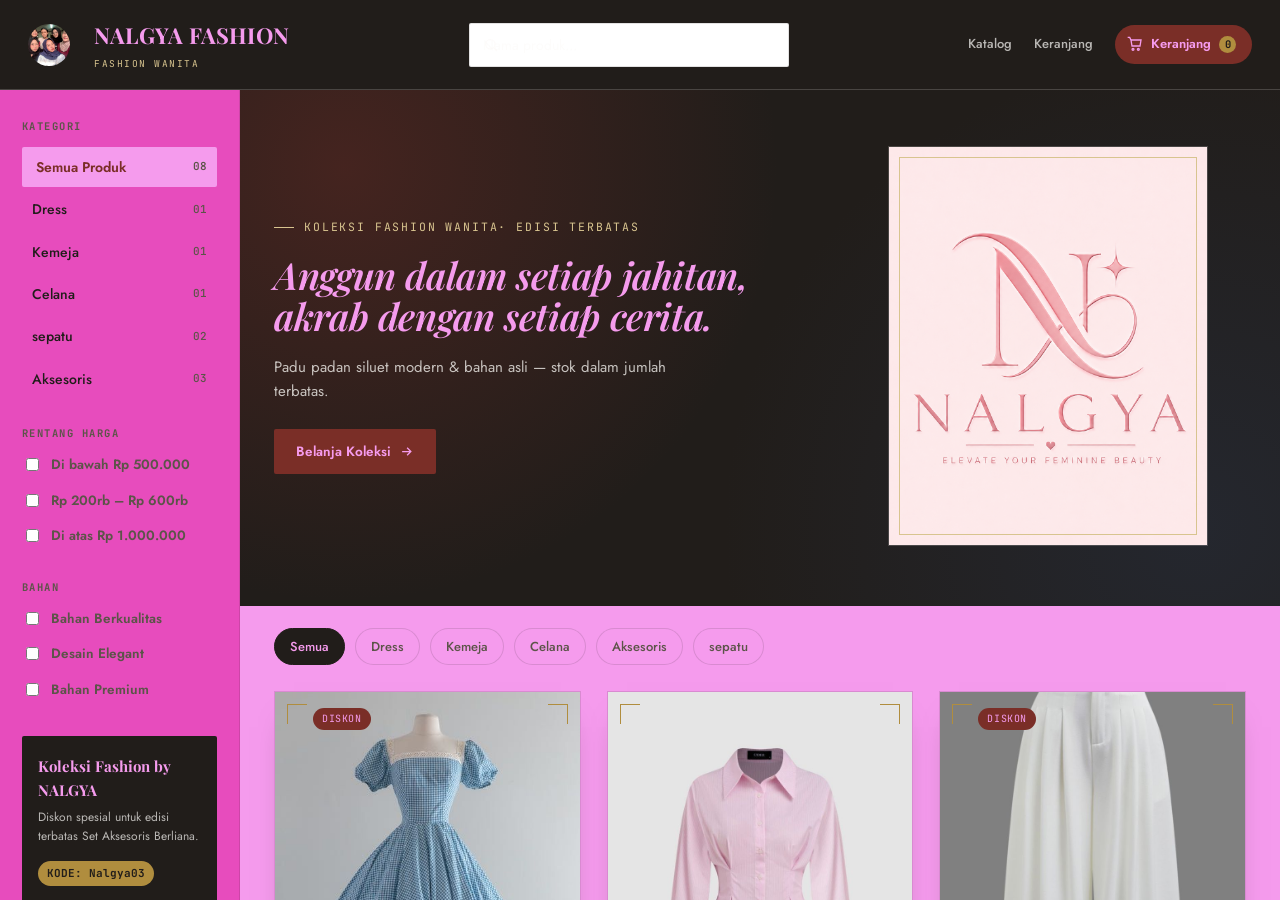
<file: index.html>
<!DOCTYPE html>
<html lang="id">
<head>
<meta charset="UTF-8">
<title>NALGYA FASHION — Fashion Wanita Kontemporer</title>
</head>
<!--
  Struktur halaman ini sengaja memakai tag <frameset>/<frame> klasik HTML,
  sesuai contoh "FRAME pada HTML": satu frame atas (header), lalu bersarang
  dua frame di bawahnya (sidebar kategori + konten katalog).
-->
<frameset rows="90,*" border="0" frameborder="0" framespacing="0">
  <frame src="topbar.html" name="topFrame" scrolling="no" noresize marginwidth="0" marginheight="0">
  <frameset cols="240,*" border="0" frameborder="0" framespacing="0">
    <frame src="sidebar.html" name="sideFrame" scrolling="auto" marginwidth="0" marginheight="0">
    <frame src="catalog.html" name="mainFrame" scrolling="auto" marginwidth="0" marginheight="0">
  </frameset>
</frameset>

<noframes>
  <body>
    <div style="min-height:100vh; display:flex; align-items:center; justify-content:center; text-align:center; font-family:sans-serif; padding:40px;">
      <div style="max-width:420px;">
        <h2>NALGYA FASHION</h2>
        <p>Browser kamu tidak mendukung tampilan frame. Silakan buka katalog langsung.</p>
        <a href="catalog.html" style="display:inline-block; background:#211d1a; color:#fff; padding:12px 22px; text-decoration:none;">Buka Katalog</a>
      </div>
    </div>
  </body>
</noframes>
</html>
</file>
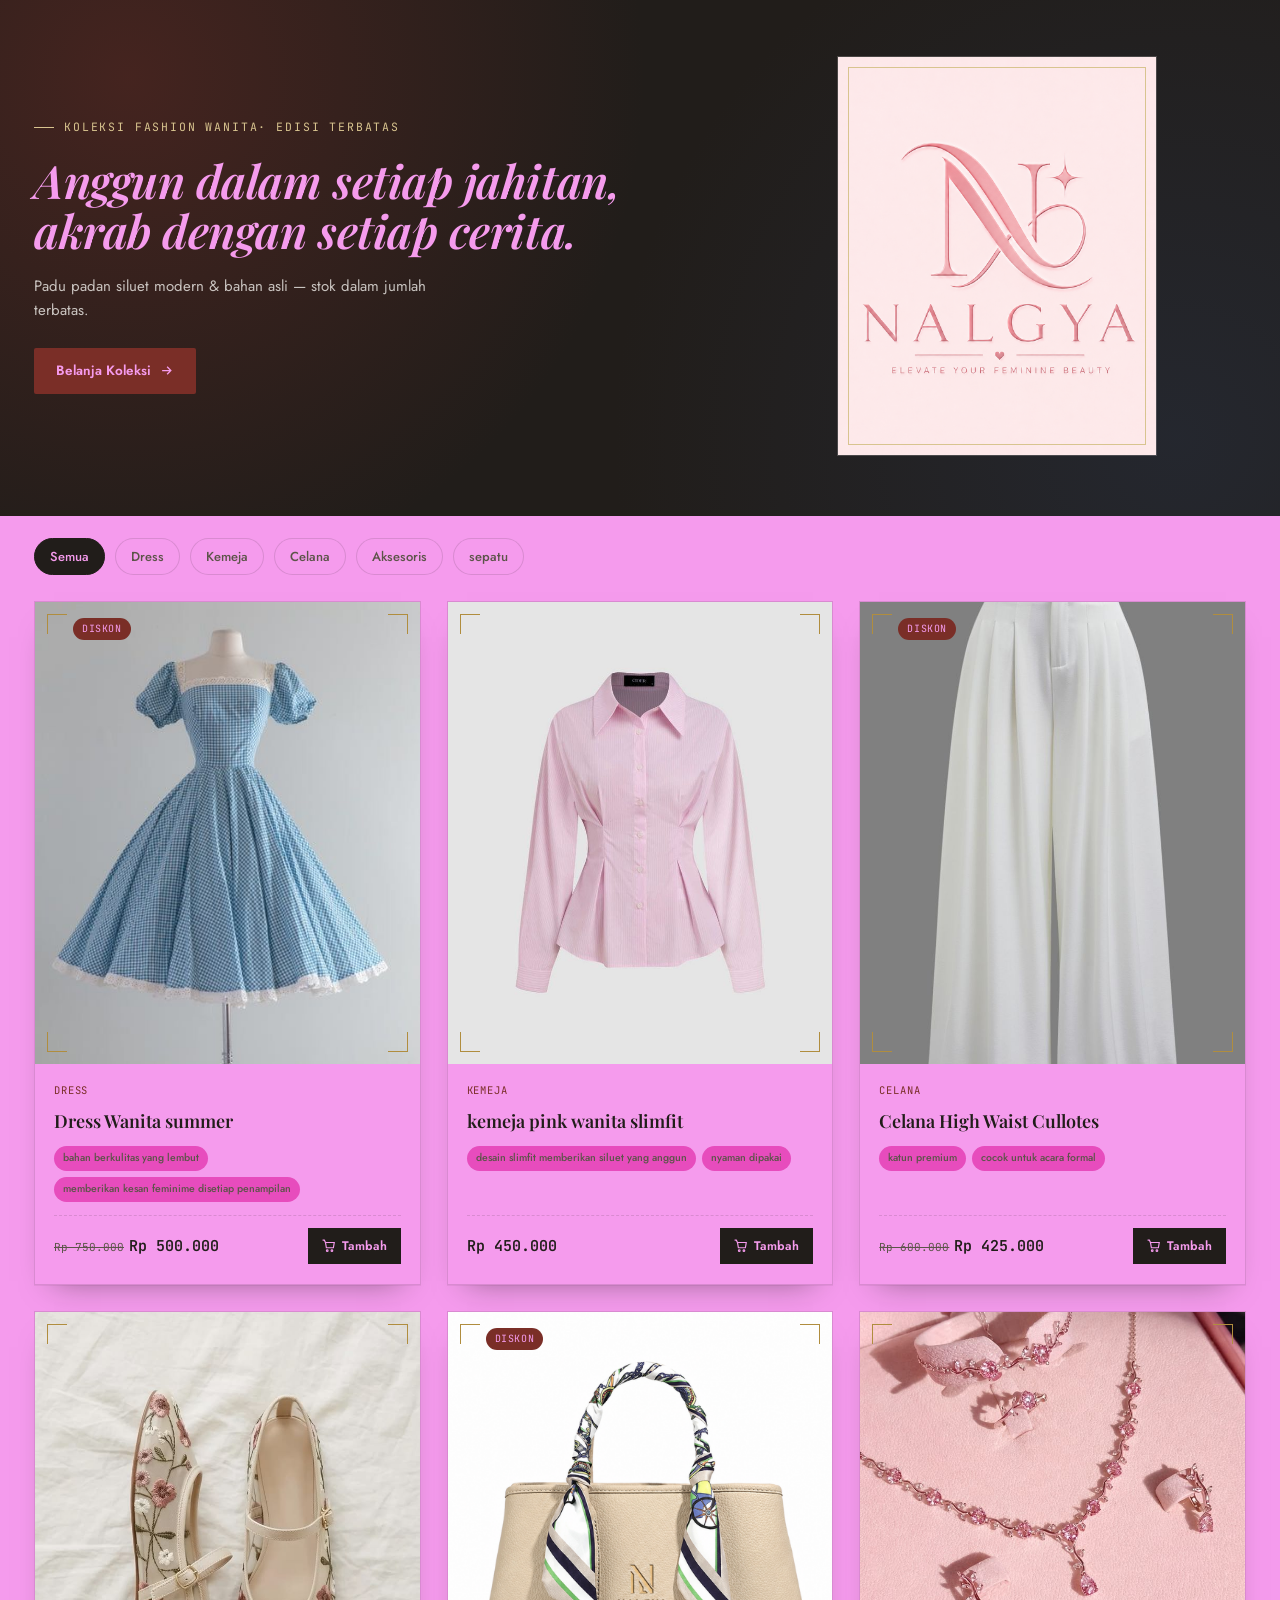
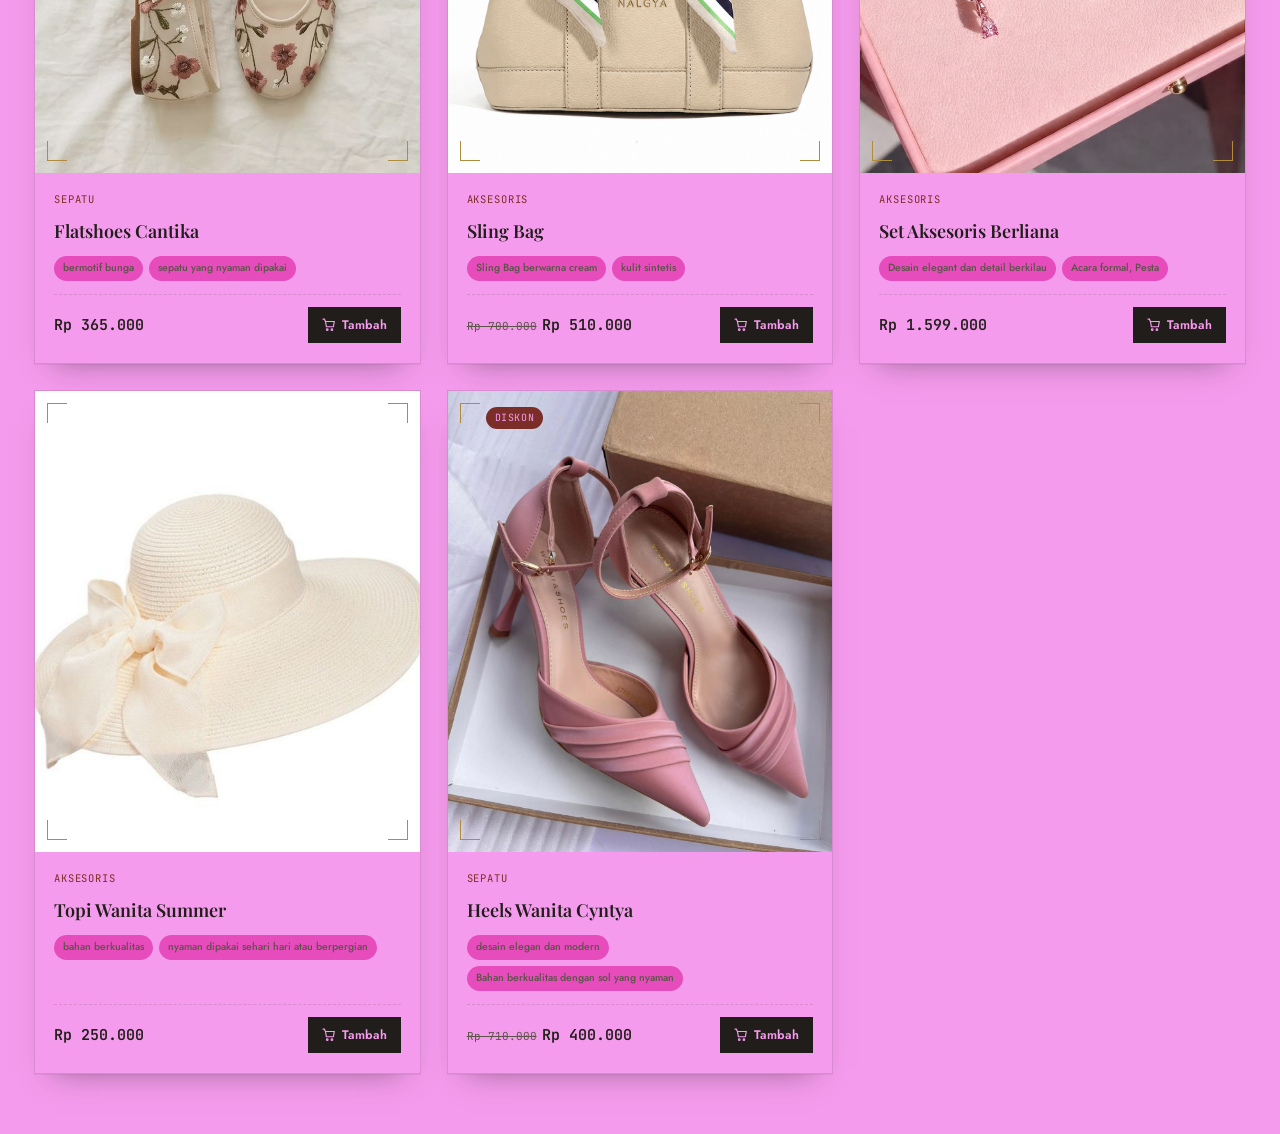
<file: catalog.html>
<!DOCTYPE html>
<html lang="id">
<head>
<meta charset="UTF-8">
<meta name="viewport" content="width=device-width, initial-scale=1.0">
<title>Katalog</title>
<link rel="stylesheet" href="style.css">
</head>
<body class="frame-doc">

<section class="catalog-hero">
  <div class="catalog-hero__grid">
    <div>
      <span class="eyebrow">Koleksi Fashion Wanita· Edisi Terbatas</span>
      <h1>Anggun dalam setiap jahitan, akrab dengan setiap cerita.</h1>
      <p>Padu padan siluet modern &amp; bahan asli — stok dalam jumlah terbatas.</p>
      <a href="#produk" class="hero-cta">
        Belanja Koleksi
        <svg width="15" height="15" viewBox="0 0 24 24" fill="none" stroke="currentColor" stroke-width="2"><path d="M5 12h14M13 6l6 6-6 6"/></svg>
      </a>
    </div>
    <div>
      <div class="hero-photo">
        <img src="NALGYA/logo.png" alt="Model mengenakan koleksi Fashion NALGYA" loading="lazy">
      </div>
    </div>
  </div>
</section>

<div class="filters" id="produk">
  <button class="chip active" data-filter="Semua">Semua</button>
  <button class="chip" data-filter="Dress">Dress</button>
  <button class="chip" data-filter="Kemeja">Kemeja</button>
  <button class="chip" data-filter="Celana">Celana</button>
  <button class="chip" data-filter="Aksesoris">Aksesoris</button>
  <button class="chip" data-filter="sepatu">sepatu</button>
</div>

<ul class="grid" id="productGrid">

  <li class="card" data-cat="Dress" data-id="Dress" data-name="Dress Wanita summer" data-price="500000" data-img="NALGYA/dress.jpg">
    <div class="card__frame">
      <span class="corner tl"></span><span class="corner tr"></span>
      <span class="corner bl"></span><span class="corner br"></span>
      <span class="card__badge">Diskon</span>
      <img class="card__photo" src="NALGYA/dress.jpg" alt="Dress-Wanita-summer" loading="lazy">
    </div>
    <div class="card__body">
      <span class="card__cat">Dress</span>
      <h3 class="card__title">Dress Wanita summer</h3>
      <div class="card__notes">
        <span class="tag">bahan berkulitas yang lembut</span>
        <span class="tag">memberikan kesan feminime disetiap penampilan</span>
      </div>
      <div class="card__footer">
        <div class="price"><span>Rp 750.000</span>Rp 500.000</div>
        <button class="add-btn" data-id="Dress">
          <svg viewBox="0 0 24 24" fill="none" stroke="currentColor" stroke-width="2"><path d="M6 6h15l-1.5 9h-12z"/><path d="M6 6L4 2H1"/><circle cx="9" cy="20" r="1.4"/><circle cx="17" cy="20" r="1.4"/></svg>
          Tambah
        </button>
      </div>
    </div>
  </li>

  <li class="card" data-cat="Kemeja" data-id="Kemeja" data-name="kemeja pink wanita slimfit" data-price="450000" data-img="NALGYA/kemejapink.jpg">
    <div class="card__frame">
      <span class="corner tl"></span><span class="corner tr"></span>
      <span class="corner bl"></span><span class="corner br"></span>
      <img class="card__photo" src="NALGYA/kemejapink.jpg" alt="wanita-slimfit" loading="lazy">
    </div>
    <div class="card__body">
      <span class="card__cat">Kemeja</span>
      <h3 class="card__title">kemeja pink wanita slimfit</h3>
      <div class="card__notes">
        <span class="tag">desain slimfit memberikan siluet yang anggun</span>
        <span class="tag">nyaman dipakai</span>
      </div>
      <div class="card__footer">
        <div class="price">Rp 450.000</div>
        <button class="add-btn" data-id="Kemeja pink Wanita slimfit">
          <svg viewBox="0 0 24 24" fill="none" stroke="currentColor" stroke-width="2"><path d="M6 6h15l-1.5 9h-12z"/><path d="M6 6L4 2H1"/><circle cx="9" cy="20" r="1.4"/><circle cx="17" cy="20" r="1.4"/></svg>
          Tambah
        </button>
      </div>
    </div>
  </li>

  <li class="card" data-cat="Celana" data-id="Celana" data-name="Celana High Waist Cullotes" data-price="425000" data-img="NALGYA/celana.jpg">
    <div class="card__frame">
      <span class="corner tl"></span><span class="corner tr"></span>
      <span class="corner bl"></span><span class="corner br"></span>
      <span class="card__badge">Diskon</span>
      <img class="card__photo" src="NALGYA/celana.jpg" alt="Celana-High-Waist-Cullotes" loading="lazy">
    </div>
    <div class="card__body">
      <span class="card__cat">Celana</span>
      <h3 class="card__title">Celana High Waist Cullotes</h3>
      <div class="card__notes">
        <span class="tag">katun premium</span>
        <span class="tag">cocok untuk acara formal</span>
      </div>
      <div class="card__footer">
        <div class="price"><span>Rp 600.000</span>Rp 425.000</div>
        <button class="add-btn" data-id="Celana High Waist Cullotes">
          <svg viewBox="0 0 24 24" fill="none" stroke="currentColor" stroke-width="2"><path d="M6 6h15l-1.5 9h-12z"/><path d="M6 6L4 2H1"/><circle cx="9" cy="20" r="1.4"/><circle cx="17" cy="20" r="1.4"/></svg>
          Tambah
        </button>
      </div>
    </div>
  </li>

  <li class="card" data-cat="sepatu" data-id="Flatshoes" data-name="Flatshoes Cantika" data-price="365000" data-img="NALGYA/flatshoes.jpg">
    <div class="card__frame">
      <span class="corner tl"></span><span class="corner tr"></span>
      <span class="corner bl"></span><span class="corner br"></span>
      <img class="card__photo" src="NALGYA/flatshoes.jpg" alt="Flatshoes Cantika" loading="lazy">
    </div>
    <div class="card__body">
      <span class="card__cat">sepatu</span>
      <h3 class="card__title">Flatshoes Cantika</h3>
      <div class="card__notes">
        <span class="tag">bermotif bunga</span>
        <span class="tag">sepatu yang nyaman dipakai</span>
      </div>
      <div class="card__footer">
        <div class="price">Rp 365.000</div>
        <button class="add-btn" data-id="Flatshoes Cantika">
          <svg viewBox="0 0 24 24" fill="none" stroke="currentColor" stroke-width="2"><path d="M6 6h15l-1.5 9h-12z"/><path d="M6 6L4 2H1"/><circle cx="9" cy="20" r="1.4"/><circle cx="17" cy="20" r="1.4"/></svg>
          Tambah
        </button>
      </div>
    </div>
  </li>

  <li class="card" data-cat="Aksesoris" data-id="Sling Bag" data-name="Sling Bag Nalgya" data-price="510000" data-img="NALGYA/SlingBag.png">
    <div class="card__frame">
      <span class="corner tl"></span><span class="corner tr"></span>
      <span class="corner bl"></span><span class="corner br"></span>
      <span class="card__badge">Diskon</span>
      <img class="card__photo" src="NALGYA/SlingBag.png" alt="Sling Bag Nalgya" loading="lazy">
    </div>
    <div class="card__body">
      <span class="card__cat">Aksesoris</span>
      <h3 class="card__title">Sling Bag</h3>
      <div class="card__notes">
        <span class="tag">Sling Bag berwarna cream</span>
        <span class="tag">kulit sintetis</span>
      </div>
      <div class="card__footer">
        <div class="price"><span>Rp 700.000</span>Rp 510.000</div>
        <button class="add-btn" data-id="Sling Bag Nalgya">
          <svg viewBox="0 0 24 24" fill="none" stroke="currentColor" stroke-width="2"><path d="M6 6h15l-1.5 9h-12z"/><path d="M6 6L4 2H1"/><circle cx="9" cy="20" r="1.4"/><circle cx="17" cy="20" r="1.4"/></svg>
          Tambah
        </button>
      </div>
    </div>
  </li>

  <li class="card" data-cat="Aksesoris" data-id="Set Aksesoris" data-name="Set Aksesoris Berliana" data-price="1599000" data-img="NALGYA/set aksesoris.jpg">
    <div class="card__frame">
      <span class="corner tl"></span><span class="corner tr"></span>
      <span class="corner bl"></span><span class="corner br"></span>
      <img class="card__photo" src="NALGYA/set aksesoris.jpg" alt="Set Aksesoris Berliana" loading="lazy">
    </div>
    <div class="card__body">
      <span class="card__cat">Aksesoris</span>
      <h3 class="card__title">Set Aksesoris Berliana</h3>
      <div class="card__notes">
        <span class="tag">Desain elegant dan detail berkilau</span>
        <span class="tag">Acara formal, Pesta</span>
      </div>
      <div class="card__footer">
        <div class="price">Rp 1.599.000</div>
        <button class="add-btn" data-id="Set Aksesoris Berliana">
          <svg viewBox="0 0 24 24" fill="none" stroke="currentColor" stroke-width="2"><path d="M6 6h15l-1.5 9h-12z"/><path d="M6 6L4 2H1"/><circle cx="9" cy="20" r="1.4"/><circle cx="17" cy="20" r="1.4"/></svg>
          Tambah
        </button>
      </div>
    </div>
  </li>

  <li class="card" data-cat="Aksesoris" data-id="Topi" data-name="Topi Wanita Summer" data-price="250000" data-img="NALGYA/topi.jpg">
    <div class="card__frame">
      <span class="corner tl"></span><span class="corner tr"></span>
      <span class="corner bl"></span><span class="corner br"></span>
      <img class="card__photo" src="NALGYA/topi.jpg" alt="Topi Wanita Summer" loading="lazy">
    </div>
    <div class="card__body">
      <span class="card__cat">Aksesoris</span>
      <h3 class="card__title">Topi Wanita Summer</h3>
      <div class="card__notes">
        <span class="tag">bahan berkualitas</span>
        <span class="tag">nyaman dipakai sehari hari atau berpergian</span>
      </div>
      <div class="card__footer">
        <div class="price">Rp 250.000</div>
        <button class="add-btn" data-id="Topi Wanita Summer">
          <svg viewBox="0 0 24 24" fill="none" stroke="currentColor" stroke-width="2"><path d="M6 6h15l-1.5 9h-12z"/><path d="M6 6L4 2H1"/><circle cx="9" cy="20" r="1.4"/><circle cx="17" cy="20" r="1.4"/></svg>
          Tambah
        </button>
      </div>
    </div>
  </li>

  <li class="card" data-cat="sepatu" data-id="Heels" data-name="Heels Wanita Cyntya" data-price="400000" data-img="NALGYA/heels.jpg">
    <div class="card__frame">
      <span class="corner tl"></span><span class="corner tr"></span>
      <span class="corner bl"></span><span class="corner br"></span>
      <span class="card__badge">Diskon</span>
      <img class="card__photo" src="NALGYA/heels.jpg" alt="Heels Wanita Cyntya" loading="lazy">
    </div>
    <div class="card__body">
      <span class="card__cat">sepatu</span>
      <h3 class="card__title">Heels Wanita Cyntya</h3>
      <div class="card__notes">
        <span class="tag">desain elegan dan modern</span>
        <span class="tag">Bahan berkualitas dengan sol yang nyaman</span>
      </div>
      <div class="card__footer">
        <div class="price"><span>Rp 710.000</span>Rp 400.000</div>
        <button class="add-btn" data-id="Heels Wanita Cyntya ">
          <svg viewBox="0 0 24 24" fill="none" stroke="currentColor" stroke-width="2"><path d="M6 6h15l-1.5 9h-12z"/><path d="M6 6L4 2H1"/><circle cx="9" cy="20" r="1.4"/><circle cx="17" cy="20" r="1.4"/></svg>
          Tambah
        </button>
      </div>
    </div>
  </li>
</ul>

<script src="script.js"></script>
</body>
</html>
</file>
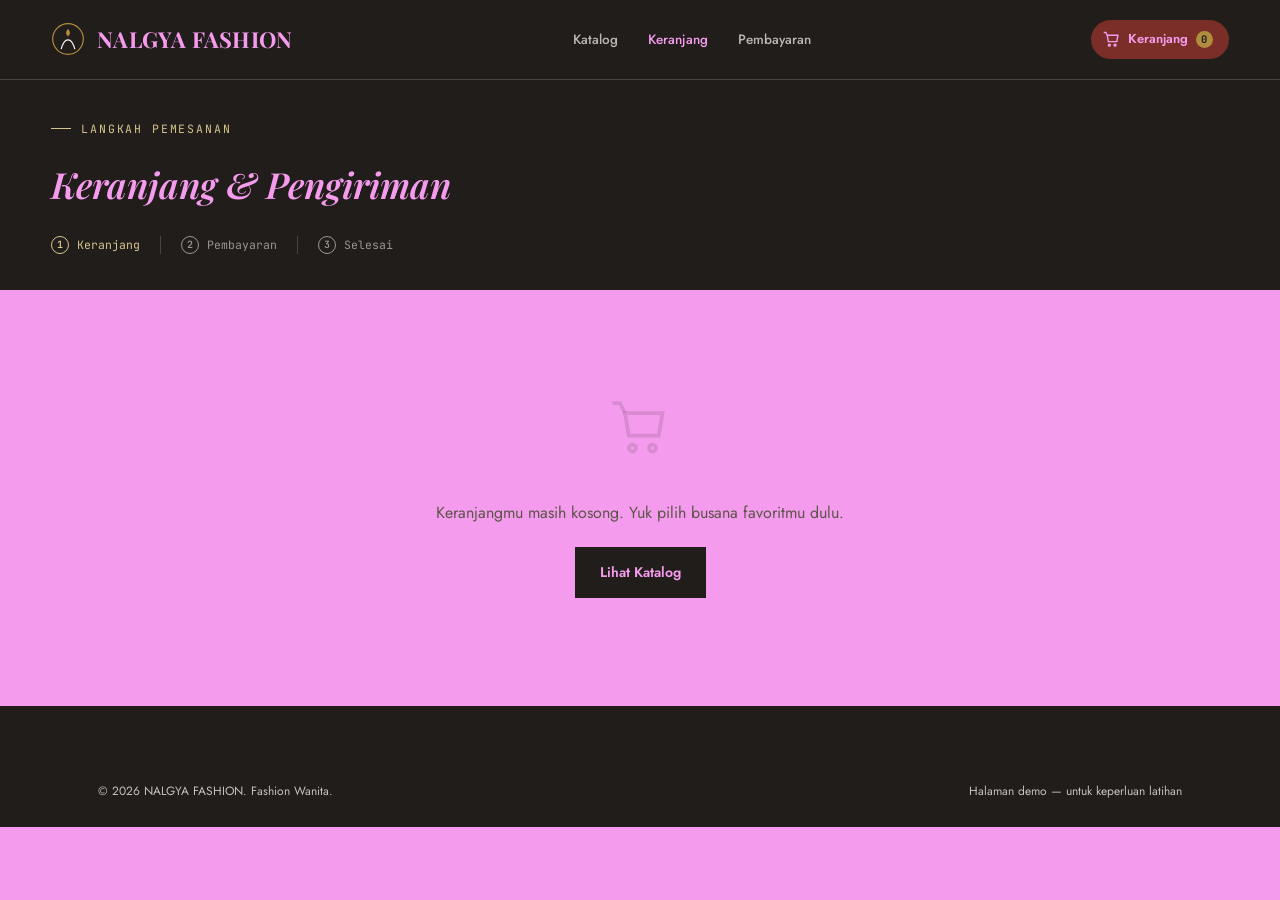
<file: checkout.html>
<!DOCTYPE html>
<html lang="id">
<head>
<meta charset="UTF-8">
<meta name="viewport" content="width=device-width, initial-scale=1.0">
<title>Checkout — NALGYA FASHION</title>
<link rel="stylesheet" href="style.css">
</head>
<body>

<header class="site">
  <nav class="nav container">
    <a href="index.html" class="brand">
      <svg class="brand__mark" viewBox="0 0 40 40" fill="none">
        <circle cx="20" cy="20" r="18" stroke="#b08d3e" stroke-width="1.4"/>
        <path d="M20 8c-3 4-3 6 0 9 3-3 3-5 0-9z" fill="#b08d3e"/>
        <path d="M12 32c2-8 5-11 8-11s6 3 8 11" stroke="#fbf9f6" stroke-width="1.4" fill="none"/>
      </svg>
      NALGYA FASHION
    </a>
    <button class="nav__toggle" aria-label="Buka menu">
      <svg viewBox="0 0 24 24" fill="none" stroke="currentColor" stroke-width="2"><path d="M4 7h16M4 12h16M4 17h16"/></svg>
    </button>
    <div class="nav__links">
      <a href="index.html">Katalog</a>
      <a href="checkout.html" class="active">Keranjang</a>
      <a href="payment.html">Pembayaran</a>
    </div>
    <a href="checkout.html" class="cart-btn">
      <svg width="17" height="17" viewBox="0 0 24 24" fill="none" stroke="currentColor" stroke-width="2"><path d="M6 6h15l-1.5 9h-12z"/><path d="M6 6L4 2H1"/><circle cx="9" cy="20" r="1.4"/><circle cx="17" cy="20" r="1.4"/></svg>
      Keranjang
      <span class="cart-badge" data-cart-badge>0</span>
    </a>
  </nav>
</header>

<section class="page-head">
  <div class="container">
    <span class="eyebrow">Langkah pemesanan</span>
    <h1>Keranjang &amp; Pengiriman</h1>
    <div class="steps">
      <a class="active"><b>1</b> Keranjang</a>
      <a><b>2</b> Pembayaran</a>
      <a><b>3</b> Selesai</a>
    </div>
  </div>
</section>

<section class="section section--tight">
  <div class="container">

    <div id="emptyCart" class="empty-cart hidden">
      <svg viewBox="0 0 24 24" fill="none" stroke="currentColor" stroke-width="1.5"><path d="M6 6h15l-1.5 9h-12z"/><path d="M6 6L4 2H1"/><circle cx="9" cy="20" r="1.4"/><circle cx="17" cy="20" r="1.4"/></svg>
      <p>Keranjangmu masih kosong. Yuk pilih busana favoritmu dulu.</p>
      <a href="index.html" class="btn btn--dark">Lihat Katalog</a>
    </div>

    <div id="cartWrap" class="checkout-grid">
      <div>
        <div class="panel">
          <h3><small>1</small> Ringkasan Keranjang</h3>
          <div id="cartList"></div>

          <template id="lineItemTemplate">
            <div class="line-item">
              <div class="li-thumb"><img src="" alt=""></div>
              <div>
                <div class="li-name"></div>
                <div class="li-origin"></div>
                <div class="li-qty">
                  <button class="qty-btn" data-action="dec">−</button>
                  <span class="qty-val"></span>
                  <button class="qty-btn" data-action="inc">+</button>
                  <a class="li-remove" data-action="remove">Hapus</a>
                </div>
              </div>
              <div class="li-price"></div>
            </div>
          </template>
        </div>

        <div class="panel">
          <h3><small>2</small> Data Pengiriman</h3>
          <form id="shippingForm" novalidate>
            <div class="form-row">
              <div>
                <label for="fldName">Nama Penerima</label>
                <input type="text" id="fldName" required placeholder="Nama lengkap">
                <span class="field-error">Nama wajib diisi</span>
              </div>
              <div>
                <label for="fldPhone">Nomor HP / WhatsApp</label>
                <input type="tel" id="fldPhone" required placeholder="08...">
                <span class="field-error">Nomor HP wajib diisi</span>
              </div>
            </div>
            <div class="form-row single">
              <div>
                <label for="fldAddress">Alamat Lengkap</label>
                <textarea id="fldAddress" required placeholder="Nama jalan, nomor rumah, kelurahan, kecamatan, kota, kode pos"></textarea>
                <span class="field-error">Alamat wajib diisi</span>
              </div>
            </div>

            <label style="margin-top:10px;">Metode Pengiriman</label>
            <div class="ship-options" id="shipOptions">
              <label class="radio-card checked" data-ship="reguler" data-price="16000">
                <span class="rc-main">
                  <input type="radio" name="ship" value="reguler" checked>
                  <span>
                    <span style="display:block;">Reguler (JNE/J&amp;T)</span>
                    <span class="rc-desc">Estimasi 3-5 hari kerja</span>
                  </span>
                </span>
                <span class="rc-price">Rp 16.000</span>
              </label>
              <label class="radio-card" data-ship="express" data-price="35000">
                <span class="rc-main">
                  <input type="radio" name="ship" value="express">
                  <span>
                    <span style="display:block;">Express (Sameday)</span>
                    <span class="rc-desc">Estimasi 1 hari, khusus Jabodetabek</span>
                  </span>
                </span>
                <span class="rc-price">Rp 35.000</span>
              </label>
              <label class="radio-card" data-ship="pickup" data-price="0">
                <span class="rc-main">
                  <input type="radio" name="ship" value="pickup">
                  <span>
                    <span style="display:block;">Ambil di BUTIK</span>
                    <span class="rc-desc">Cikarang, Jawa Barat — gratis</span>
                  </span>
                </span>
                <span class="rc-price">Gratis</span>
              </label>
            </div>

            <button type="submit" class="btn btn--dark btn--block" style="margin-top:22px;" id="proceedBtn">
              Lanjut ke Pembayaran
              <svg width="16" height="16" viewBox="0 0 24 24" fill="none" stroke="currentColor" stroke-width="2"><path d="M5 12h14M13 6l6 6-6 6"/></svg>
            </button>
          </form>
        </div>
      </div>

      <div class="panel" style="position:sticky; top:24px;">
        <h3>Total Belanja</h3>

        <form id="promoForm" class="promo-row">
          <input type="text" id="promoInput" placeholder="Kode promo (mis. NALGYA03)">
          <button type="submit">Pakai</button>
        </form>
        <div class="promo-msg" id="promoMsg"></div>

        <div class="summary-row"><span>Subtotal</span><b id="sumSubtotal">Rp 0</b></div>
        <div class="summary-row"><span>Ongkos Kirim</span><b id="sumShipping">Rp 0</b></div>
        <div class="summary-row"><span>Diskon</span><b id="sumDiscount">Rp 0</b></div>
        <div class="summary-total"><span>Total</span><span id="sumTotal">Rp 0</span></div>
      </div>
    </div>
  </div>
</section>

<footer class="site">
  <div class="container">
    <div class="footer__bottom container" style="padding-inline:0;">
      <span>© 2026 NALGYA FASHION. Fashion Wanita.</span>
      <span>Halaman demo — untuk keperluan latihan</span>
    </div>
  </div>
</footer>

<script src="script.js"></script>
</body>
</html>
</file>
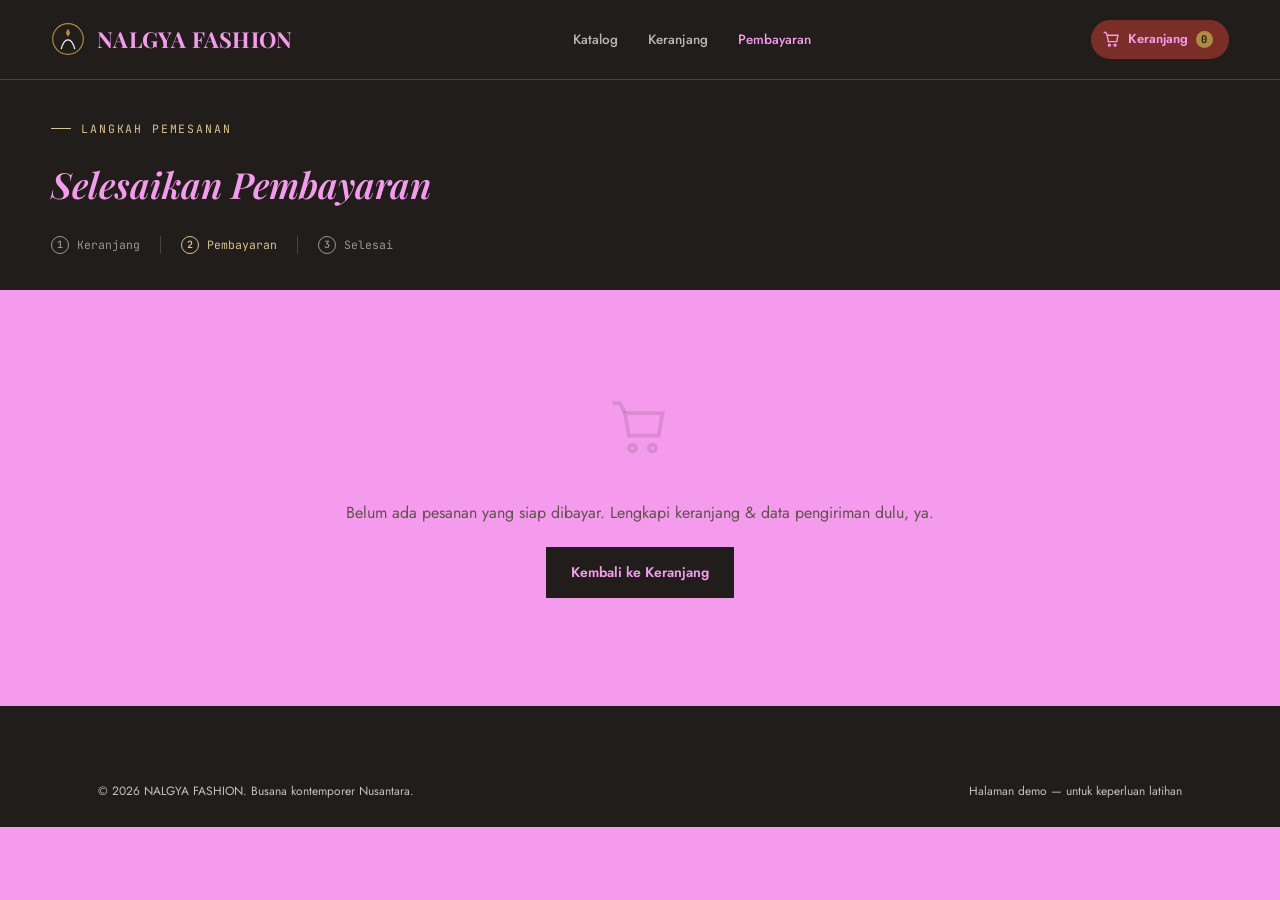
<file: payment.html>
<!DOCTYPE html>
<html lang="id">
<head>
<meta charset="UTF-8">
<meta name="viewport" content="width=device-width, initial-scale=1.0">
<title>Pembayaran — NALGYA FASHION</title>
<link rel="stylesheet" href="style.css">
</head>
<body>

<header class="site">
  <nav class="nav container">
    <a href="index.html" class="brand">
      <svg class="brand__mark" viewBox="0 0 40 40" fill="none">
        <circle cx="20" cy="20" r="18" stroke="#b08d3e" stroke-width="1.4"/>
        <path d="M20 8c-3 4-3 6 0 9 3-3 3-5 0-9z" fill="#b08d3e"/>
        <path d="M12 32c2-8 5-11 8-11s6 3 8 11" stroke="#fbf9f6" stroke-width="1.4" fill="none"/>
      </svg>
      NALGYA FASHION
    </a>
    <button class="nav__toggle" aria-label="Buka menu">
      <svg viewBox="0 0 24 24" fill="none" stroke="currentColor" stroke-width="2"><path d="M4 7h16M4 12h16M4 17h16"/></svg>
    </button>
    <div class="nav__links">
      <a href="index.html">Katalog</a>
      <a href="checkout.html">Keranjang</a>
      <a href="payment.html" class="active">Pembayaran</a>
    </div>
    <a href="checkout.html" class="cart-btn">
      <svg width="17" height="17" viewBox="0 0 24 24" fill="none" stroke="currentColor" stroke-width="2"><path d="M6 6h15l-1.5 9h-12z"/><path d="M6 6L4 2H1"/><circle cx="9" cy="20" r="1.4"/><circle cx="17" cy="20" r="1.4"/></svg>
      Keranjang
      <span class="cart-badge" data-cart-badge>0</span>
    </a>
  </nav>
</header>

<section class="page-head">
  <div class="container">
    <span class="eyebrow">Langkah pemesanan</span>
    <h1>Selesaikan Pembayaran</h1>
    <div class="steps">
      <a><b>1</b> Keranjang</a>
      <a class="active"><b>2</b> Pembayaran</a>
      <a><b>3</b> Selesai</a>
    </div>
  </div>
</section>

<section class="section section--tight">
  <div class="container">

    <div id="payEmpty" class="empty-cart hidden">
      <svg viewBox="0 0 24 24" fill="none" stroke="currentColor" stroke-width="1.5"><path d="M6 6h15l-1.5 9h-12z"/><path d="M6 6L4 2H1"/><circle cx="9" cy="20" r="1.4"/><circle cx="17" cy="20" r="1.4"/></svg>
      <p>Belum ada pesanan yang siap dibayar. Lengkapi keranjang &amp; data pengiriman dulu, ya.</p>
      <a href="checkout.html" class="btn btn--dark">Kembali ke Keranjang</a>
    </div>

    <div id="payMain" class="checkout-grid">
      <div class="panel">
        <h3><small>1</small> Pilih Metode Pembayaran</h3>

        <div class="pay-methods">
          <button class="pay-tab active" data-target="panelQris">
            <svg viewBox="0 0 24 24" fill="none" stroke="currentColor" stroke-width="1.6"><rect x="3" y="3" width="7" height="7"/><rect x="14" y="3" width="7" height="7"/><rect x="3" y="14" width="7" height="7"/><path d="M14 14h3v3h-3zM19 14h2v2M14 19h2v2M19 19h2v2"/></svg>
            <b>QRIS</b>
            <span>Scan &amp; bayar</span>
          </button>
          <button class="pay-tab" data-target="panelVa">
            <svg viewBox="0 0 24 24" fill="none" stroke="currentColor" stroke-width="1.6"><rect x="3" y="6" width="18" height="13" rx="1"/><path d="M3 10h18"/></svg>
            <b>Transfer Bank</b>
            <span>Virtual Account</span>
          </button>
          <button class="pay-tab" data-target="panelCod">
            <svg viewBox="0 0 24 24" fill="none" stroke="currentColor" stroke-width="1.6"><path d="M3 12h18M3 12l3-6h12l3 6M3 12v6a1 1 0 0 0 1 1h1M21 12v6a1 1 0 0 1-1 1h-1"/><circle cx="8" cy="19" r="1.4"/><circle cx="16" cy="19" r="1.4"/></svg>
            <b>Bayar di Tempat</b>
            <span>Khusus pickup</span>
          </button>
        </div>

        <div id="panelQris" class="pay-panel active">
          <div class="qris-box">
            <div class="qris-frame">
              <svg viewBox="0 0 100 100" width="150" height="150">
                <rect width="100" height="100" fill="#fff"/>
                <g fill="#211d1a">
                  <rect x="6" y="6" width="22" height="22"/><rect x="12" y="12" width="10" height="10" fill="#fff"/>
                  <rect x="72" y="6" width="22" height="22"/><rect x="78" y="12" width="10" height="10" fill="#fff"/>
                  <rect x="6" y="72" width="22" height="22"/><rect x="12" y="78" width="10" height="10" fill="#fff"/>
                  <rect x="34" y="10" width="4" height="4"/><rect x="42" y="10" width="4" height="4"/><rect x="50" y="14" width="4" height="4"/>
                  <rect x="34" y="34" width="4" height="4"/><rect x="42" y="38" width="4" height="4"/><rect x="50" y="34" width="4" height="4"/>
                  <rect x="58" y="42" width="4" height="4"/><rect x="66" y="34" width="4" height="4"/><rect x="34" y="50" width="4" height="4"/>
                  <rect x="46" y="50" width="4" height="4"/><rect x="58" y="58" width="4" height="4"/><rect x="66" y="50" width="4" height="4"/>
                  <rect x="34" y="66" width="4" height="4"/><rect x="42" y="72" width="4" height="4"/><rect x="50" y="66" width="4" height="4"/>
                  <rect x="58" y="72" width="4" height="4"/><rect x="66" y="66" width="4" height="4"/><rect x="80" y="42" width="4" height="4"/>
                  <rect x="88" y="50" width="4" height="4"/><rect x="80" y="58" width="4" height="4"/><rect x="88" y="66" width="4" height="4"/>
                  <rect x="80" y="80" width="14" height="14"/>
                </g>
              </svg>
            </div>
            <div class="countdown" id="countdown">15:00</div>
            <div class="countdown-label">Selesaikan pembayaran sebelum waktu habis</div>
          </div>
        </div>

        <div id="panelVa" class="pay-panel">
          <p style="font-size:13.5px; color:var(--ink-soft); margin-top:0;">Pilih bank tujuan lalu transfer sesuai nomor Virtual Account berikut:</p>
          <div class="bank-list">
            <div class="va-box">
              <div><span>Bank Central Asia (BCA)</span><b>8808 1234 9081</b></div>
              <button class="copy-btn" data-copy="880812349081">Salin</button>
            </div>
            <div class="va-box">
              <div><span>Bank Mandiri</span><b>1400 0912 3345</b></div>
              <button class="copy-btn" data-copy="140009123345">Salin</button>
            </div>
          </div>
        </div>

        <div id="panelCod" class="pay-panel">
          <div class="cod-note">
            Opsi ini hanya berlaku jika kamu memilih pengiriman <b>Ambil di Butik</b>. Bayar tunai atau QRIS langsung saat mengambil pesanan di Cikarang, Jawa Barat.
          </div>
        </div>

        <button class="btn btn--primary btn--block" style="margin-top:24px;" id="confirmPayBtn">
          Konfirmasi Pembayaran
        </button>
      </div>

      <div class="panel" style="position:sticky; top:24px;">
        <h3>Ringkasan Pesanan</h3>
        <div class="summary-row"><span>Dikirim untuk</span><b id="payName">—</b></div>
        <div class="summary-row"><span>Pengiriman</span><b id="payShipping">—</b></div>
        <hr style="border:none; border-top:1px solid var(--line); margin:14px 0;">
        <div id="payItems"></div>
        <template id="payItemTemplate">
          <div class="summary-row"><span class="pi-name"></span><b class="pi-price"></b></div>
        </template>
        <div class="summary-row"><span>Subtotal</span><b id="paySubtotal">Rp 0</b></div>
        <div class="summary-row"><span>Ongkos Kirim</span><b id="payShipCost">Rp 0</b></div>
        <div class="summary-row"><span>Diskon</span><b id="payDiscount">Rp 0</b></div>
        <div class="summary-total"><span>Total</span><span id="payTotal">Rp 0</span></div>
      </div>
    </div>
  </div>
</section>

<footer class="site">
  <div class="container">
    <div class="footer__bottom container" style="padding-inline:0;">
      <span>© 2026 NALGYA FASHION. Busana kontemporer Nusantara.</span>
      <span>Halaman demo — untuk keperluan latihan</span>
    </div>
  </div>
</footer>

<div class="modal-backdrop" id="successModal">
  <div class="modal">
    <div class="modal__icon">
      <svg viewBox="0 0 24 24" fill="none" stroke="currentColor" stroke-width="2.4"><path d="M20 6L9 17l-5-5"/></svg>
    </div>
    <h3>Pembayaran Berhasil!</h3>
    <p>Terima kasih sudah berbelanja. Pesananmu sedang kami siapkan untuk dikirim.</p>
    <div class="order-id" id="orderIdText">AS-000000</div>
    <a href="index.html" class="btn btn--dark btn--block">Kembali ke Katalog</a>
  </div>
</div>

<script src="script.js"></script>
</body>
</html>
</file>
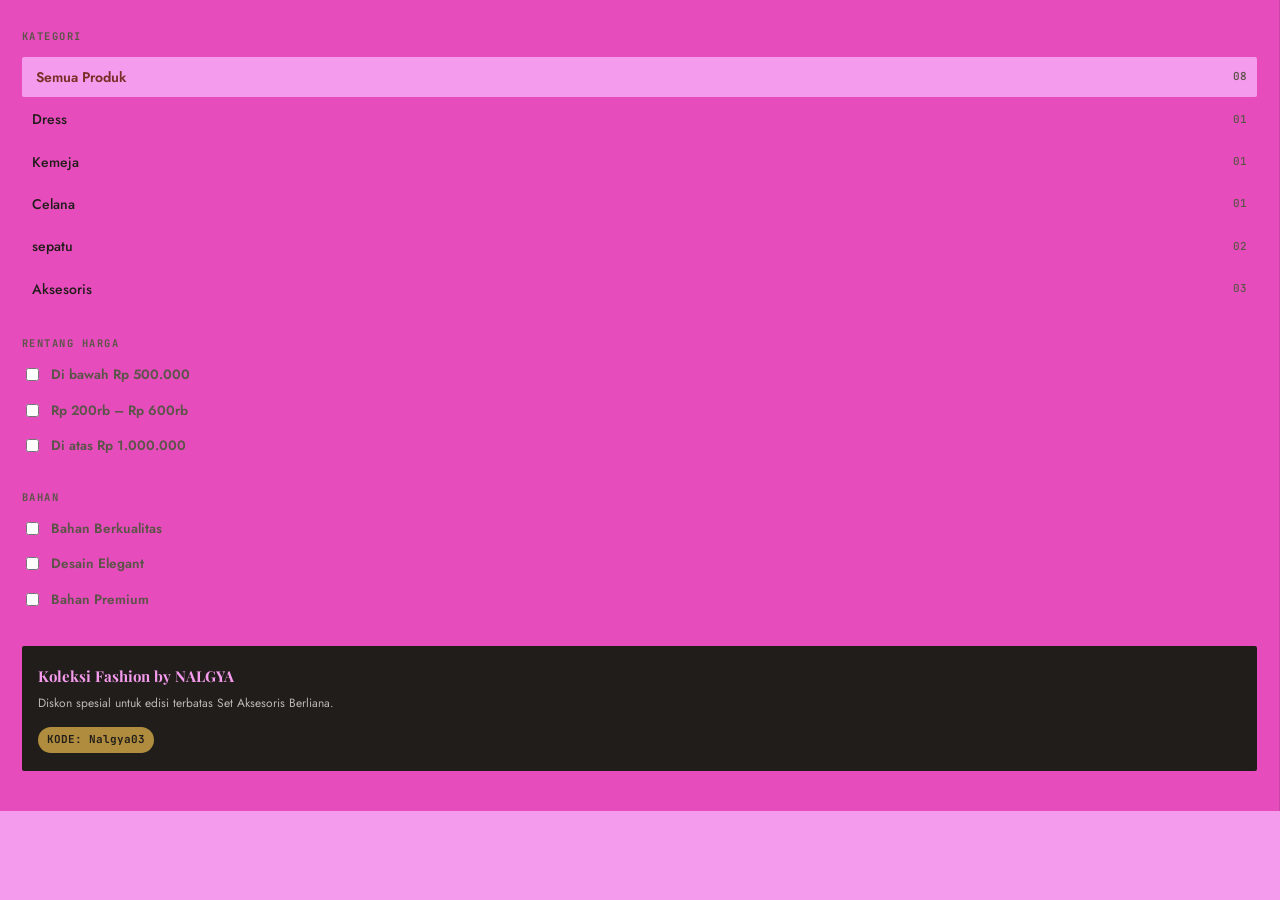
<file: sidebar.html>
<!DOCTYPE html>
<html lang="id">
<head>
<meta charset="UTF-8">
<meta name="viewport" content="width=device-width, initial-scale=1.0">
<title>Kategori</title>
<link rel="stylesheet" href="style.css">
</head>
<body class="frame-doc">

<div class="sidebar">
  <h4>Kategori</h4>
  <div class="sb-cat">
    <a href="#" data-cat-link="Semua" class="active">Semua Produk <span>08</span></a>
    <a href="#" data-cat-link="Dress">Dress <span>01</span></a>
    <a href="#" data-cat-link="Kemeja">Kemeja <span>01</span></a>
    <a href="#" data-cat-link="Celana">Celana <span>01</span></a>
    <a href="#" data-cat-link="sepatu">sepatu <span>02</span></a>
    <a href="#" data-cat-link="Aksesoris">Aksesoris <span>03</span></a>
  </div>

  <h4>Rentang Harga</h4>
  <div class="sb-price">
    <label><input type="checkbox"> Di bawah Rp 500.000</label>
    <label><input type="checkbox"> Rp 200rb – Rp 600rb</label>
    <label><input type="checkbox"> Di atas Rp 1.000.000</label>
  </div>

  <h4>Bahan</h4>
  <div class="sb-price">
    <label><input type="checkbox"> Bahan Berkualitas</label>
    <label><input type="checkbox"> Desain Elegant</label>
    <label><input type="checkbox"> Bahan Premium</label>
  </div>

  <div class="sb-promo">
    <b>Koleksi Fashion by NALGYA</b>
    <p>Diskon spesial untuk edisi terbatas Set Aksesoris Berliana.</p>
    <span class="tag">KODE: Nalgya03</span>
  </div>
</div>

<script src="script.js"></script>
</body>
</html>
</file>
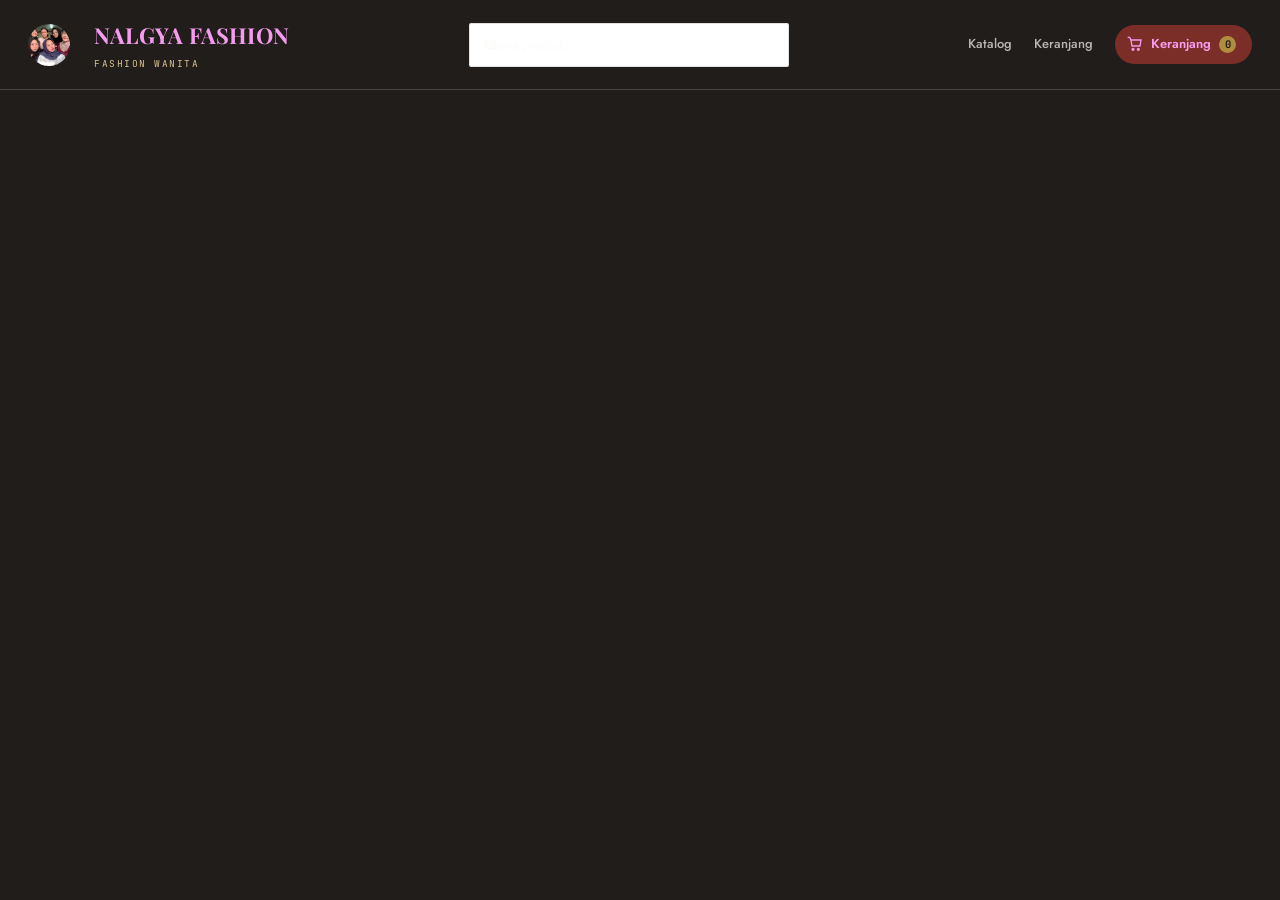
<file: topbar.html>
<!DOCTYPE html>
<html lang="id">
<head>
<meta charset="UTF-8">
<meta name="viewport" content="width=device-width, initial-scale=1.0">
<title>Header</title>
<link rel="stylesheet" href="style.css">
</head>
<body class="frame-doc dark">

<div class="topbar">
  <a href="catalog.html" target="mainFrame" class="brand">
    <img src="NALGYA/gambarcodding.jpeg" alt="NALGYA FASHION" class="brand__logo">
    <span>
        NALGYA FASHION
        <small>fashion wanita</small>
    </span>

  </a>

    <div class="topbar__search">

    <label class="search-label" for="searchBox">
        Cari
    </label>

    <svg viewBox="0 0 24 24" fill="none" stroke="currentColor" stroke-width="2">
        <circle cx="11" cy="11" r="7"/>
        <path d="M21 21l-4.35-4.35"/>
    </svg>

    <input
        id="searchBox"
        type="text"
        data-search
        placeholder="Nama produk...">

</div>

  <div class="topbar__actions">
    <nav class="topbar__nav">
      <a href="catalog.html" target="mainFrame">Katalog</a>
      <a href="checkout.html" target="_top">Keranjang</a>
    </nav>
    <a href="checkout.html" target="_top" class="cart-btn">
      <svg width="16" height="16" viewBox="0 0 24 24" fill="none" stroke="currentColor" stroke-width="2"><path d="M6 6h15l-1.5 9h-12z"/><path d="M6 6L4 2H1"/><circle cx="9" cy="20" r="1.4"/><circle cx="17" cy="20" r="1.4"/></svg>
      Keranjang
      <span class="cart-badge" data-cart-badge>0</span>
    </a>
  </div>
</div>

<script src="script.js"></script>
</body>
</html>
</file>
<file: style.css>
/* =========================================================
   NALGYA FASHION — Women's Contemporary Fashion
   Palette  : mori white / ink / soga brown / tarum indigo / kesumba maroon / gold thread
   Type     : Playfair Display (editorial serif) + Jost (body) + JetBrains Mono (price/data)
   Signature: gallery corner-frame around every product photo + hand-drawn thread line
   Structure: classic HTML <frameset> — top bar / side nav / catalog content
   ========================================================= */

@import url('https://fonts.googleapis.com/css2?family=Playfair+Display:ital,wght@0,500;0,600;0,700;1,500&family=Jost:wght@400;500;600&family=JetBrains+Mono:wght@400;500;600&display=swap');

:root{
  --mori:#f59bed;
  --mori-deep:#e74cbd;
  --ink:#211d1a;
  --ink-soft:#5c5449;
  --soga:#6b4226;
  --soga-deep:#4e2f19;
  --tarum:#2b3a55;
  --kesumba:#7a2e27;
  --kesumba-bright:#9c3a30;
  --gold:#b08d3e;
  --gold-soft:#d8c48f;
  --line:rgba(33,29,26,0.13);
  --line-on-dark:rgba(251,249,246,0.18);

  --font-display:'Playfair Display', serif;
  --font-body:'Jost', sans-serif;
  --font-mono:'JetBrains Mono', monospace;

  --ease:cubic-bezier(.22,.68,.32,1);
  --shadow:0 1px 0 rgba(33,29,26,0.06), 0 16px 30px -20px rgba(33,29,26,0.5);
}

*,*::before,*::after{box-sizing:border-box;}
html{scroll-behavior:smooth;}
body{
  margin:0;
  background:var(--mori);
  color:var(--ink);
  font-family:var(--font-body);
  font-size:16px;
  line-height:1.6;
  -webkit-font-smoothing:antialiased;
}
img{max-width:100%; display:block;}
a{color:inherit; text-decoration:none;}
button{font-family:inherit; cursor:pointer;}
input,select,textarea{font-family:inherit;}
::selection{background:var(--kesumba); color:var(--mori);}

.container{width:min(1180px, 92%); margin-inline:auto;}

a:focus-visible, button:focus-visible, input:focus-visible, select:focus-visible{
  outline:2px solid var(--kesumba);
  outline-offset:3px;
}
@media (prefers-reduced-motion: reduce){
  *{animation-duration:.001ms !important; animation-iteration-count:1 !important; transition-duration:.001ms !important; scroll-behavior:auto !important;}
}

/* -------------------------------------------------
   Frame body helper — used inside topbar / sidebar / catalog
   documents so each looks intentional, not like a bare page
------------------------------------------------- */
body.frame-doc{ background:var(--mori); }
body.frame-doc.dark{ background:var(--ink); color:var(--mori); }

/* -------------------------------------------------
   TOP FRAME — header bar
------------------------------------------------- */
.topbar{
  display:flex; align-items:center; justify-content:space-between;
  gap:20px; padding:0 28px; height:90px;
  background:var(--ink); color:var(--mori);
  border-bottom:1px solid var(--line-on-dark);
}
.brand{
  display:flex; align-items:center; gap:12px;
  font-family:var(--font-display); font-weight:700; font-size:22px; letter-spacing:.01em;
}
.brand__mark{width:34px; height:34px; flex:none;}
.brand small{
  display:block; font-family:var(--font-mono); font-size:9.5px; letter-spacing:.16em;
  color:var(--gold-soft); font-weight:400; text-transform:uppercase; margin-top:2px;
}
.topbar__search{
    position:relative;
    display:flex;
    align-items:center;
    width:320px;
}

.search-label{
    display:none;
}

.topbar__search svg{
    position:absolute;
    left:14px;
    top:50%;
    transform:translateY(-50%);
    width:16px;
    height:16px;
    color:rgba(251,249,246,.6);
    pointer-events:none;
}

.topbar__search input{
    width:100%;
    padding:10px 16px 10px 42px;
    border-radius:999px;
    border:1px solid var(--line-on-dark);
    background:rgba(251,249,246,.06);
    color:var(--mori);
    font-size:13px;
}

.topbar__search input::placeholder{
    color:rgba(251,249,246,.45);
}
.topbar__actions{display:flex; align-items:center; gap:22px;}
.topbar__nav{display:flex; gap:22px; font-size:13px; font-weight:500;}
.topbar__nav a{color:rgba(251,249,246,0.7); transition:color .2s var(--ease);}
.topbar__nav a:hover{color:var(--mori);}
.cart-btn{
  position:relative; display:flex; align-items:center; gap:8px;
  background:var(--kesumba); color:var(--mori); border:none; border-radius:999px;
  padding:9px 16px 9px 12px; font-size:13px; font-weight:600;
  transition:background .2s var(--ease), transform .2s var(--ease);
}
.cart-btn:hover{background:var(--kesumba-bright); transform:translateY(-1px);}
.cart-badge{
  background:var(--gold); color:var(--ink); font-family:var(--font-mono); font-size:10.5px; font-weight:700;
  min-width:17px; height:17px; border-radius:999px; display:flex; align-items:center; justify-content:center; padding:0 4px;
}

/* -------------------------------------------------
   SIDE FRAME — category navigation
------------------------------------------------- */
.sidebar{
  padding:28px 22px 40px;
  background:var(--mori-deep);
  min-height:100%;
  border-right:1px solid var(--line);
}
.sidebar h4{
  font-family:var(--font-mono); font-size:10.5px; letter-spacing:.14em; text-transform:uppercase;
  color:var(--ink-soft); margin:26px 0 12px;
}
.sidebar h4:first-child{margin-top:0;}
.sb-cat{
  display:flex; flex-direction:column; gap:2px;
}
.sb-cat a{
  padding:9px 10px; border-radius:2px; font-size:14px; font-weight:500; color:var(--ink);
  display:flex; justify-content:space-between; align-items:center;
  transition:background .2s var(--ease), color .2s var(--ease), padding-left .2s var(--ease);
}
.sb-cat a span{font-family:var(--font-mono); font-size:11px; color:var(--ink-soft);}
.sb-cat a:hover, .sb-cat a.active{background:var(--mori); color:var(--kesumba); padding-left:14px;}
.sb-cat a.active{font-weight:600;}

.sb-price{display:flex; flex-direction:column; gap:8px;}
.sb-price label{
  display:flex; align-items:center; gap:9px; font-size:13.5px; color:var(--ink-soft); cursor:pointer;
}
.sb-price input{accent-color:var(--kesumba);}

.sb-promo{
  margin-top:30px; padding:18px 16px; background:var(--ink); color:var(--mori); border-radius:2px;
}
.sb-promo b{font-family:var(--font-display); font-size:15px; display:block; margin-bottom:6px;}
.sb-promo p{font-size:12px; color:rgba(251,249,246,0.7); margin:0 0 12px;}
.sb-promo .tag{
  font-family:var(--font-mono); font-size:11px; background:var(--gold); color:var(--ink);
  padding:4px 9px; border-radius:999px; display:inline-block; font-weight:700;
}

/* -------------------------------------------------
   CATALOG / main content frame
------------------------------------------------- */
.catalog-hero{
  position:relative; overflow:hidden;
  background:var(--ink); color:var(--mori);
  padding:56px 34px 60px;
}
.catalog-hero::before{
  content:""; position:absolute; inset:0;
  background-image:
    radial-gradient(circle at 10% 15%, rgba(122,46,39,0.4), transparent 42%),
    radial-gradient(circle at 92% 85%, rgba(43,58,85,0.35), transparent 45%);
  pointer-events:none;
}
.catalog-hero__grid{
  position:relative; display:grid; grid-template-columns:1.15fr .85fr; gap:40px; align-items:center;
}
.eyebrow{
  font-family:var(--font-mono); font-size:11.5px; letter-spacing:.16em; text-transform:uppercase;
  color:var(--gold-soft); display:flex; align-items:center; gap:10px; margin-bottom:18px;
}
.eyebrow::before{content:""; width:20px; height:1px; background:var(--gold-soft);}
.catalog-hero h1{
  font-family:var(--font-display); font-weight:600; font-style:italic;
  font-size:clamp(30px, 3.6vw, 46px); line-height:1.1; margin:0 0 18px; letter-spacing:-0.01em;
}
.catalog-hero p{font-size:15px; color:rgba(251,249,246,0.75); max-width:44ch; margin:0 0 26px;}
.hero-cta{display:inline-flex; align-items:center; gap:8px; background:var(--kesumba); color:var(--mori);
  padding:12px 22px; border-radius:2px; font-size:13.5px; font-weight:600; transition:background .2s var(--ease), transform .2s var(--ease);}
.hero-cta:hover{background:var(--kesumba-bright); transform:translateY(-2px);}

/* thread-drawn silhouette */
.thread-art{width:100%; max-width:230px; margin-inline:auto;}
.thread-line{
  stroke:var(--gold-soft); stroke-width:1.6; fill:none;
  stroke-dasharray:900; stroke-dashoffset:900;
  animation:draw-thread 2.6s var(--ease) forwards;
}
@keyframes draw-thread{ to{ stroke-dashoffset:0; } }

.hero-photo{
  position:relative; border:1px solid var(--line-on-dark); overflow:hidden;
  aspect-ratio:4/5; max-width:320px; margin-inline:auto;
}
.hero-photo img{width:100%; height:100%; object-fit:cover;}
.hero-photo::after{
  content:""; position:absolute; inset:10px; border:1px solid var(--gold-soft); pointer-events:none;
}

/* filter chips row (mirrors index filter, lives in catalog frame) */
.filters{padding:22px 34px 0; display:flex; gap:10px; flex-wrap:wrap;}
.chip{
  border:1px solid var(--line); background:var(--mori); padding:8px 15px; border-radius:999px;
  font-size:13px; font-weight:500; color:var(--ink-soft); transition:all .2s var(--ease);
}
.chip:hover{border-color:var(--kesumba); color:var(--ink);}
.chip.active{background:var(--ink); color:var(--mori); border-color:var(--ink);}

 .grid{
    list-style: none;
    margin: 0;
    padding: 26px 34px 60px 34px;

    display: grid;
    grid-template-columns: repeat(3, 1fr);
    gap: 26px;
}
.grid li{
    margin: 0;
    padding: 0;
}
@media (max-width:900px){.grid{grid-template-columns:repeat(2,1fr);}}
@media (max-width:600px){.grid{grid-template-columns:1fr;}}

/* -------------------------------------------------
   Product card — gallery corner-frame signature
------------------------------------------------- */
.card{
  background:var(--mori);
  border:1px solid var(--line);
  box-shadow:var(--shadow);
  transition:transform .3s var(--ease), box-shadow .3s var(--ease);
  display:flex; flex-direction:column;
}
.card:hover{transform:translateY(-5px); box-shadow:0 1px 0 rgba(33,29,26,0.08), 0 26px 36px -20px rgba(33,29,26,0.55);}

.card__frame{
  position:relative; aspect-ratio:3/3.6;
  background:linear-gradient(165deg, var(--mori-deep), var(--mori));
  overflow:hidden;
}
.card__frame .corner{
  position:absolute; width:20px; height:20px; border:1.4px solid var(--gold); z-index:2;
}
.corner.tl{top:12px; left:12px; border-right:none; border-bottom:none;}
.corner.tr{top:12px; right:12px; border-left:none; border-bottom:none;}
.corner.bl{bottom:12px; left:12px; border-right:none; border-top:none;}
.corner.br{bottom:12px; right:12px; border-left:none; border-top:none;}
.card__badge{
  position:absolute; top:16px; left:38px; z-index:2;
  font-family:var(--font-mono); font-size:10px; letter-spacing:.06em; text-transform:uppercase;
  background:var(--kesumba); color:var(--mori); padding:3px 9px; border-radius:999px;
}
.brand__logo{
    width:42px;
    height:42px;
    border-radius:50%;
    object-fit:cover;
    margin-right:12px;
}
.card__photo{width:100%; height:100%; object-fit:cover; transition:transform .5s var(--ease);}
.card:hover .card__photo{transform:scale(1.05);}

.card__body{padding:18px 19px 20px; display:flex; flex-direction:column; gap:9px; flex:1;}
.card__cat{font-family:var(--font-mono); font-size:10.5px; letter-spacing:.08em; text-transform:uppercase; color:var(--kesumba);}
.card__title{font-family:var(--font-display); font-weight:600; font-size:18px; margin:0; color:var(--ink);}
.card__notes{display:flex; gap:6px; flex-wrap:wrap; margin:1px 0 4px;}
.tag{font-size:10.5px; font-weight:500; background:var(--mori-deep); color:var(--ink-soft); padding:4px 9px; border-radius:999px;}
.card__footer{display:flex; align-items:center; justify-content:space-between; margin-top:auto; padding-top:12px; border-top:1px dashed var(--line);}
.price{font-family:var(--font-mono); font-weight:600; font-size:15px; color:var(--ink);}
.price span{font-size:11px; color:var(--ink-soft); font-weight:400; text-decoration:line-through; margin-right:5px;}
.add-btn{
  display:flex; align-items:center; gap:6px; background:var(--ink); color:var(--mori); border:none;
  padding:9px 14px; font-size:12.5px; font-weight:600; transition:background .2s var(--ease), transform .2s var(--ease);
}
.add-btn:hover{background:var(--kesumba);}
.add-btn:active{transform:scale(.96);}
.add-btn svg{width:14px; height:14px;}
.add-btn.added{background:var(--tarum);}

/* -------------------------------------------------
   noframes fallback + standalone page shells
------------------------------------------------- */
.noframes-fallback{
  min-height:100vh; display:flex; align-items:center; justify-content:center; text-align:center;
  padding:40px; background:var(--mori);
}
.noframes-fallback .box{max-width:420px;}
.noframes-fallback h2{font-family:var(--font-display); font-size:26px; margin-bottom:10px;}
.noframes-fallback p{color:var(--ink-soft); margin-bottom:22px;}

/* Standalone pages (checkout / payment) reuse a normal header, not the frameset */
header.site{
  background:var(--ink); color:var(--mori); border-bottom:1px solid var(--line-on-dark);
}
.nav{display:flex; align-items:center; justify-content:space-between; padding:20px 0;}
.nav .brand{color:var(--mori);}
.nav__links{display:flex; gap:30px; font-size:13.5px; font-weight:500;}
.nav__links a{color:rgba(251,249,246,0.7); transition:color .2s var(--ease);}
.nav__links a:hover, .nav__links a.active{color:var(--mori);}
.nav__toggle{display:none; background:none; border:none; padding:6px;}
.nav__toggle svg{width:24px; height:24px; color:var(--mori);}
@media (max-width:820px){
  .nav__links{
    position:fixed; inset:64px 0 auto 0; background:var(--ink); flex-direction:column; align-items:flex-start;
    border-bottom:1px solid var(--line-on-dark); transform:translateY(-8px); opacity:0; pointer-events:none; transition:all .25s var(--ease);
  }
  .nav__links.open{transform:translateY(0); opacity:1; pointer-events:auto;}
  .nav__links a{width:100%; padding:16px 6%; border-bottom:1px solid var(--line-on-dark);}
  .nav__toggle{display:block;}
}

.page-head{background:var(--ink); color:var(--mori); padding:40px 0 36px;}
.page-head h1{font-family:var(--font-display); font-weight:600; font-style:italic; font-size:clamp(26px,4vw,36px); margin:0;}
.steps{display:flex; gap:0; margin-top:22px; font-family:var(--font-mono); font-size:11.5px;}
.steps a{display:flex; align-items:center; gap:8px; padding-right:20px; margin-right:20px; border-right:1px solid var(--line-on-dark); color:rgba(251,249,246,0.55);}
.steps a:last-child{border-right:none;}
.steps a.active{color:var(--gold-soft);}
.steps a b{width:18px; height:18px; border-radius:50%; border:1px solid currentColor; display:flex; align-items:center; justify-content:center; font-size:10px; font-weight:600;}

.section{padding:70px 0;}
.section--tight{padding:48px 0;}

.checkout-grid{display:grid; grid-template-columns:1.5fr 1fr; gap:36px; align-items:flex-start;}
@media (max-width:900px){.checkout-grid{grid-template-columns:1fr;}}

.panel{background:var(--mori); border:1px solid var(--line); padding:26px 24px;}
.panel + .panel{margin-top:20px;}
.panel h3{font-family:var(--font-display); font-size:17px; margin:0 0 16px; color:var(--ink); display:flex; align-items:center; gap:10px;}
.panel h3 small{font-family:var(--font-mono); font-size:11px; color:var(--kesumba); font-weight:600; border:1px solid var(--kesumba); border-radius:999px; width:20px; height:20px; display:flex; align-items:center; justify-content:center;}

.form-row{display:grid; grid-template-columns:1fr 1fr; gap:14px; margin-bottom:14px;}
.form-row.single{grid-template-columns:1fr;}
label{display:block; font-size:12px; font-weight:600; color:var(--ink-soft); margin-bottom:6px;}
input[type=text], input[type=email], input[type=tel], textarea, select{
  width:100%; padding:11px 13px; border:1px solid var(--line); border-radius:2px; background:#fff; font-size:14px; color:var(--ink);
  transition:border-color .2s var(--ease);
}
input:focus, textarea:focus, select:focus{border-color:var(--kesumba); outline:none;}
textarea{resize:vertical; min-height:70px;}
.field-error{color:#a13a2b; font-size:11.5px; margin-top:5px; display:none;}
.invalid{border-color:#a13a2b !important;}
.invalid + .field-error{display:block;}

.ship-options{display:flex; flex-direction:column; gap:10px;}
.radio-card{display:flex; align-items:center; justify-content:space-between; gap:12px; border:1px solid var(--line); padding:13px 15px; cursor:pointer; transition:border-color .2s var(--ease), background .2s var(--ease);}
.radio-card:hover{border-color:var(--kesumba);}
.radio-card.checked{border-color:var(--ink); background:var(--mori-deep);}
.radio-card input{accent-color:var(--ink);}
.radio-card .rc-main{display:flex; align-items:center; gap:12px; font-size:14px; font-weight:500;}
.radio-card .rc-desc{font-size:12px; color:var(--ink-soft); font-weight:400;}
.radio-card .rc-price{font-family:var(--font-mono); font-size:13px; font-weight:600;}

.line-item{display:grid; grid-template-columns:56px 1fr auto; gap:14px; align-items:center; padding:14px 0; border-bottom:1px solid var(--line);}
.line-item:last-child{border-bottom:none;}
.li-thumb{width:56px; height:56px; background:var(--mori-deep); border:1px solid var(--line); overflow:hidden; flex:none;}
.li-thumb img{width:100%; height:100%; object-fit:cover;}
.li-name{font-weight:600; font-size:14px; color:var(--ink);}
.li-origin{font-size:11px; color:var(--ink-soft); margin-top:2px;}
.li-qty{display:flex; align-items:center; gap:8px; margin-top:8px;}
.qty-btn{width:24px; height:24px; border:1px solid var(--line); background:#fff; font-size:14px; font-weight:600; color:var(--ink); display:flex; align-items:center; justify-content:center;}
.qty-btn:hover{border-color:var(--ink);}
.qty-val{font-family:var(--font-mono); font-size:13px; min-width:18px; text-align:center;}
.li-remove{font-size:11.5px; color:#a13a2b; margin-top:8px; display:inline-block;}
.li-price{font-family:var(--font-mono); font-weight:600; font-size:14px; text-align:right;}

.summary-row{display:flex; justify-content:space-between; font-size:14px; padding:8px 0; color:var(--ink-soft);}
.summary-row b{color:var(--ink); font-weight:600;}
.summary-total{display:flex; justify-content:space-between; align-items:baseline; padding-top:14px; margin-top:8px; border-top:1px solid var(--line); font-family:var(--font-display); font-size:21px; font-weight:600; color:var(--ink);}
.summary-total span:last-child{font-family:var(--font-mono); font-size:19px;}

.promo-row{display:flex; gap:8px; margin:16px 0;}
.promo-row input{flex:1;}
.promo-row button{background:var(--mori-deep); border:1px solid var(--line); padding:0 16px; font-size:13px; font-weight:600;}
.promo-row button:hover{border-color:var(--ink);}
.promo-msg{font-size:12px; margin-top:-8px; margin-bottom:14px; min-height:14px;}
.promo-msg.ok{color:var(--tarum);}
.promo-msg.err{color:#a13a2b;}

.empty-cart{text-align:center; padding:60px 20px;}
.empty-cart svg{width:60px; height:60px; color:var(--line); margin:0 auto 18px;}
.empty-cart p{color:var(--ink-soft); margin-bottom:22px;}

.btn{display:inline-flex; align-items:center; gap:8px; padding:13px 24px; font-weight:600; font-size:14px; border:1px solid transparent; transition:transform .2s var(--ease), background .2s var(--ease);}
.btn--primary{background:var(--kesumba); color:#fff;}
.btn--primary:hover{background:var(--kesumba-bright); transform:translateY(-2px);}
.btn--dark{background:var(--ink); color:var(--mori);}
.btn--dark:hover{background:var(--soga-deep); transform:translateY(-2px);}
.btn--block{width:100%; justify-content:center;}
.btn[disabled]{opacity:.5; cursor:not-allowed; transform:none !important;}

/* payment page */
.pay-methods{display:flex; gap:10px; margin-bottom:22px; flex-wrap:wrap;}
.pay-tab{flex:1; min-width:130px; border:1px solid var(--line); background:var(--mori); padding:15px 12px; text-align:center; transition:all .2s var(--ease);}
.pay-tab svg{width:24px; height:24px; margin:0 auto 8px; color:var(--ink-soft);}
.pay-tab b{display:block; font-size:13px; font-weight:600; color:var(--ink);}
.pay-tab span{font-size:10.5px; color:var(--ink-soft);}
.pay-tab:hover{border-color:var(--kesumba);}
.pay-tab.active{border-color:var(--ink); background:var(--ink);}
.pay-tab.active svg, .pay-tab.active b, .pay-tab.active span{color:var(--mori);}
.pay-panel{display:none;}
.pay-panel.active{display:block; animation:fade-in .35s var(--ease);}
@keyframes fade-in{from{opacity:0; transform:translateY(6px);} to{opacity:1; transform:none;}}

.qris-box{text-align:center; padding:18px 10px 4px;}
.qris-frame{width:180px; height:180px; margin:0 auto 16px; background:#fff; border:1px solid var(--line); padding:12px;}
.countdown{font-family:var(--font-mono); font-size:24px; font-weight:600; color:var(--kesumba); letter-spacing:.04em;}
.countdown-label{font-size:11.5px; color:var(--ink-soft); margin-top:4px;}

.va-box{background:var(--mori-deep); border:1px dashed var(--line); padding:15px 17px; display:flex; justify-content:space-between; align-items:center; margin-bottom:14px;}
.va-box b{font-family:var(--font-mono); font-size:16px; letter-spacing:.03em; color:var(--ink);}
.va-box span{font-size:11px; color:var(--ink-soft); display:block; margin-bottom:4px;}
.copy-btn{background:var(--ink); color:var(--mori); border:none; padding:8px 13px; font-size:11.5px; font-weight:600;}
.copy-btn:hover{background:var(--kesumba);}
.copy-btn.copied{background:var(--tarum);}
.bank-list{display:flex; flex-direction:column; gap:8px; margin-bottom:16px;}
.cod-note{background:var(--mori-deep); border-left:3px solid var(--kesumba); padding:14px 16px; font-size:13px; color:var(--ink-soft);}

.modal-backdrop{position:fixed; inset:0; background:rgba(33,29,26,0.62); display:none; align-items:center; justify-content:center; z-index:300; padding:20px;}
.modal-backdrop.show{display:flex; animation:fade-in .3s var(--ease);}
.modal{background:var(--mori); padding:42px 34px; max-width:410px; width:100%; text-align:center; position:relative; overflow:hidden;}
.modal__icon{width:66px; height:66px; border-radius:50%; background:var(--tarum); color:#fff; display:flex; align-items:center; justify-content:center; margin:0 auto 20px; animation:pop .5s var(--ease);}
.modal__icon svg{width:30px; height:30px;}
@keyframes pop{0%{transform:scale(0);} 70%{transform:scale(1.12);} 100%{transform:scale(1);}}
@keyframes confetti-fall{
  0%{ transform:translateY(0) rotate(0deg); opacity:1; }
  100%{ transform:translateY(340px) rotate(540deg); opacity:0; }
}
.modal h3{font-family:var(--font-display); font-size:22px; margin:0 0 10px; color:var(--ink);}
.modal p{color:var(--ink-soft); font-size:13.5px; margin:0 0 24px;}
.modal .order-id{font-family:var(--font-mono); font-size:12.5px; background:var(--mori-deep); padding:8px 14px; border-radius:999px; display:inline-block; margin-bottom:24px;}
.confetti{position:absolute; top:-10px; width:8px; height:8px; opacity:.9;}

footer.site{background:var(--ink); color:rgba(251,249,246,0.75); padding:56px 0 26px;}
.footer__grid{display:grid; grid-template-columns:1.4fr 1fr 1fr 1fr; gap:36px; padding-bottom:36px; border-bottom:1px solid var(--line-on-dark);}
.footer__grid h4{color:var(--mori); font-family:var(--font-display); font-weight:600; font-size:14.5px; margin:0 0 14px;}
.footer__grid ul{list-style:none; padding:0; margin:0; display:flex; flex-direction:column; gap:9px; font-size:13px;}
.footer__grid a:hover{color:var(--gold-soft);}
.footer__brand p{max-width:32ch; font-size:13px; margin-top:12px;}
.footer__bottom{display:flex; justify-content:space-between; padding-top:20px; font-size:12px; flex-wrap:wrap; gap:10px;}
@media (max-width:780px){.footer__grid{grid-template-columns:1fr 1fr;}}

/* toast */
.toast{
  position:fixed; bottom:24px; right:24px; z-index:200; background:var(--ink); color:var(--mori);
  padding:13px 19px; display:flex; align-items:center; gap:12px; font-size:13px; font-weight:500;
  box-shadow:0 18px 40px -14px rgba(0,0,0,0.5); transform:translateY(140%); opacity:0; transition:all .4s var(--ease);
}
.toast.show{transform:translateY(0); opacity:1;}
.toast svg{width:17px; height:17px; color:var(--gold-soft); flex:none;}

.hidden{display:none !important;}
</file>
